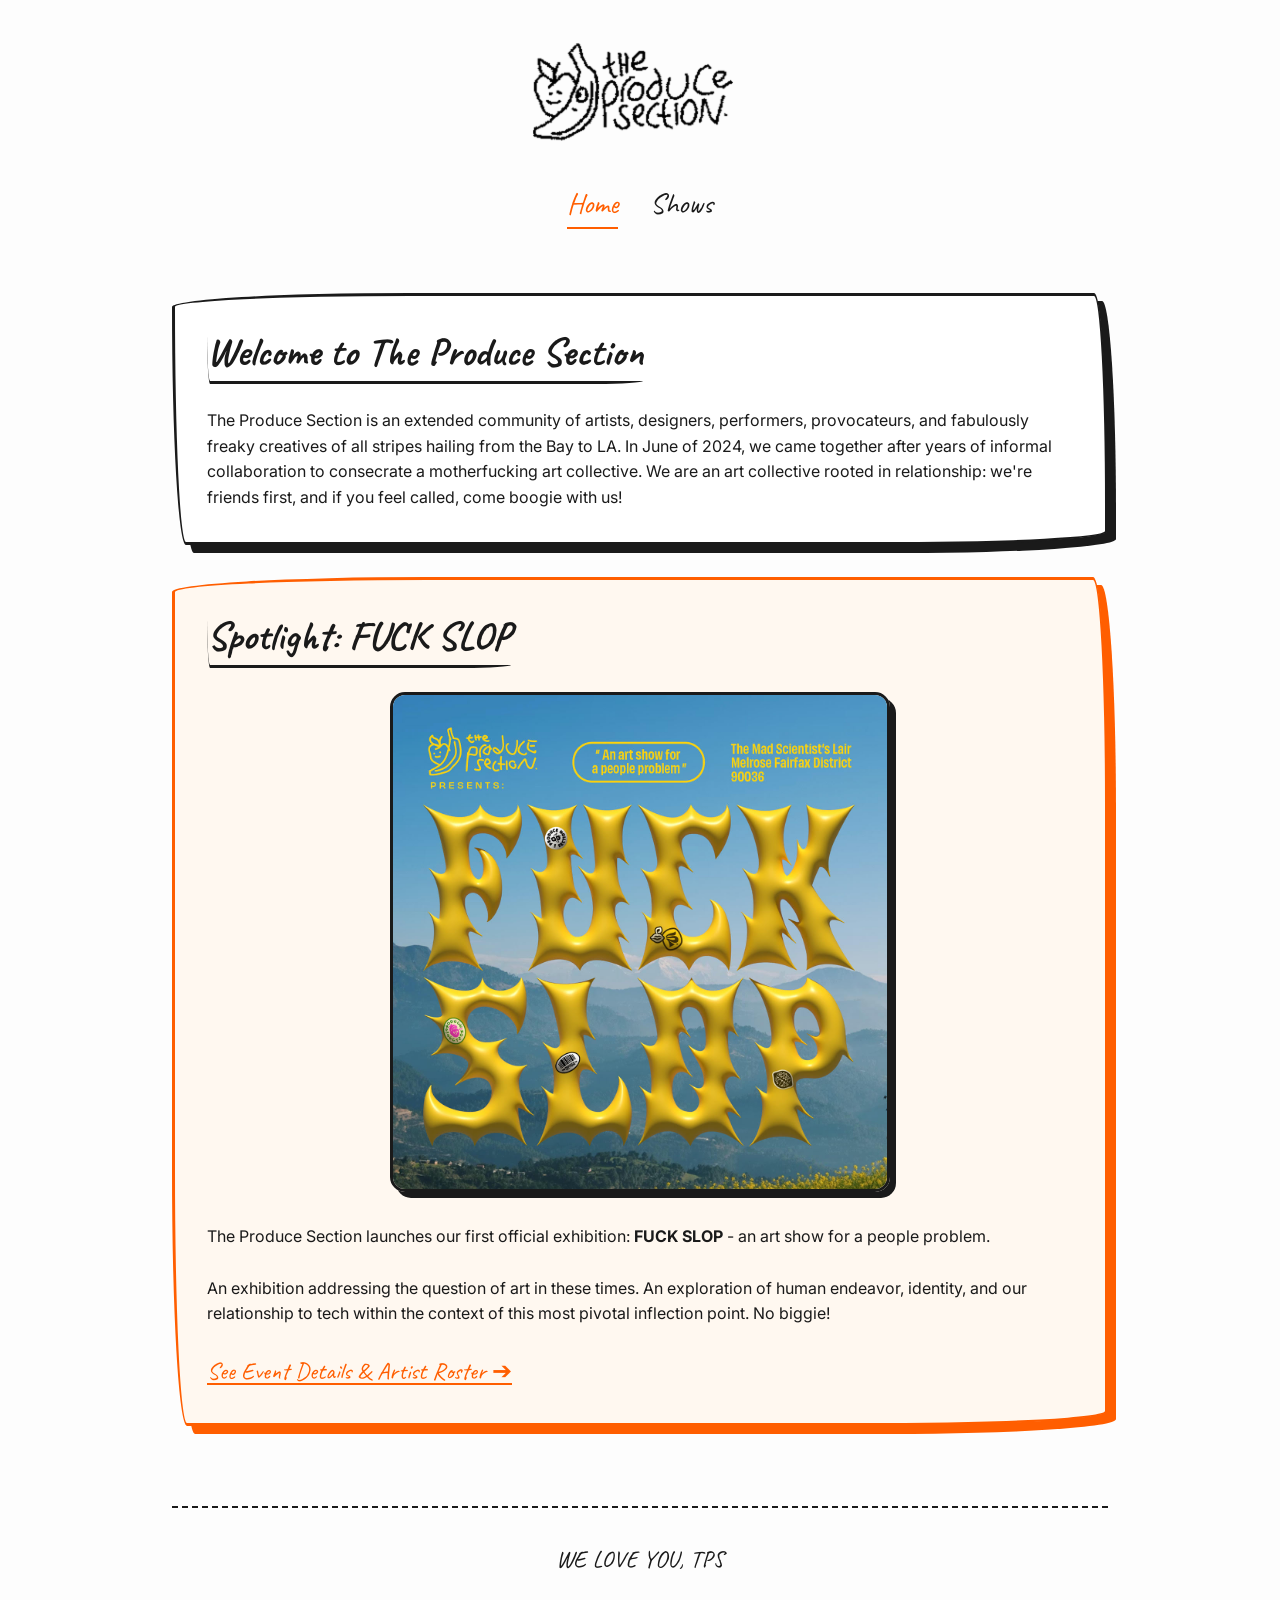
<file: index.html>
<!DOCTYPE html>
<html lang="en">
<head>
  <meta charset="UTF-8">
  <meta name="viewport" content="width=device-width, initial-scale=1.0">
  <title>The Produce Section</title>
  <meta name="description" content="The Produce Section: a motherfucking art collective.">
  <link rel="preconnect" href="https://fonts.googleapis.com">
  <link rel="preconnect" href="https://fonts.gstatic.com" crossorigin>
  <link href="https://fonts.googleapis.com/css2?family=Caveat:wght@400..700&family=Inter:ital,opsz,wght@0,14..32,100..900;1,14..32,100..900&display=swap" rel="stylesheet">
  <link rel="stylesheet" href="styles.css">
</head>
<body>
  <header>
    <img src="logo.gif" alt="The Produce Section Logo" class="logo">
    <nav>
      <a href="index.html" style="color: var(--accent-color); border-bottom: 2px solid var(--accent-color);">Home</a>
      <a href="shows.html">Shows</a>
    </nav>
  </header>

  <main class="content-wrapper">
    <section class="hand-drawn-box">
      <h2>Welcome to The Produce Section</h2>
      <p>The Produce Section is an extended community of artists, designers, performers, provocateurs, and fabulously freaky creatives of all stripes hailing from the Bay to LA. In June of 2024, we came together after years of informal collaboration to consecrate a motherfucking art collective. We are an art collective rooted in relationship: we're friends first, and if you feel called, come boogie with us!</p>
    </section>

    <section class="hand-drawn-box spotlight">
      <h2>Spotlight: FUCK SLOP</h2>
      <img src="flyer-v2.jpg" alt="FUCK SLOP Flyer" class="flyer">
      <p>The Produce Section launches our first official exhibition: <strong>FUCK SLOP</strong> - an art show for a people problem.</p>
      <br>
      <p>An exhibition addressing the question of art in these times. An exploration of human endeavor, identity, and our relationship to tech within the context of this most pivotal inflection point. No biggie!</p>
      <br>
      <a href="fuck-slop.html" style="font-family: var(--font-heading); font-size: 1.5rem;">See Event Details & Artist Roster ➔</a>
    </section>
  </main>

  <footer>
    <p>WE LOVE YOU, TPS</p>
  </footer>
</body>
</html>
</file>
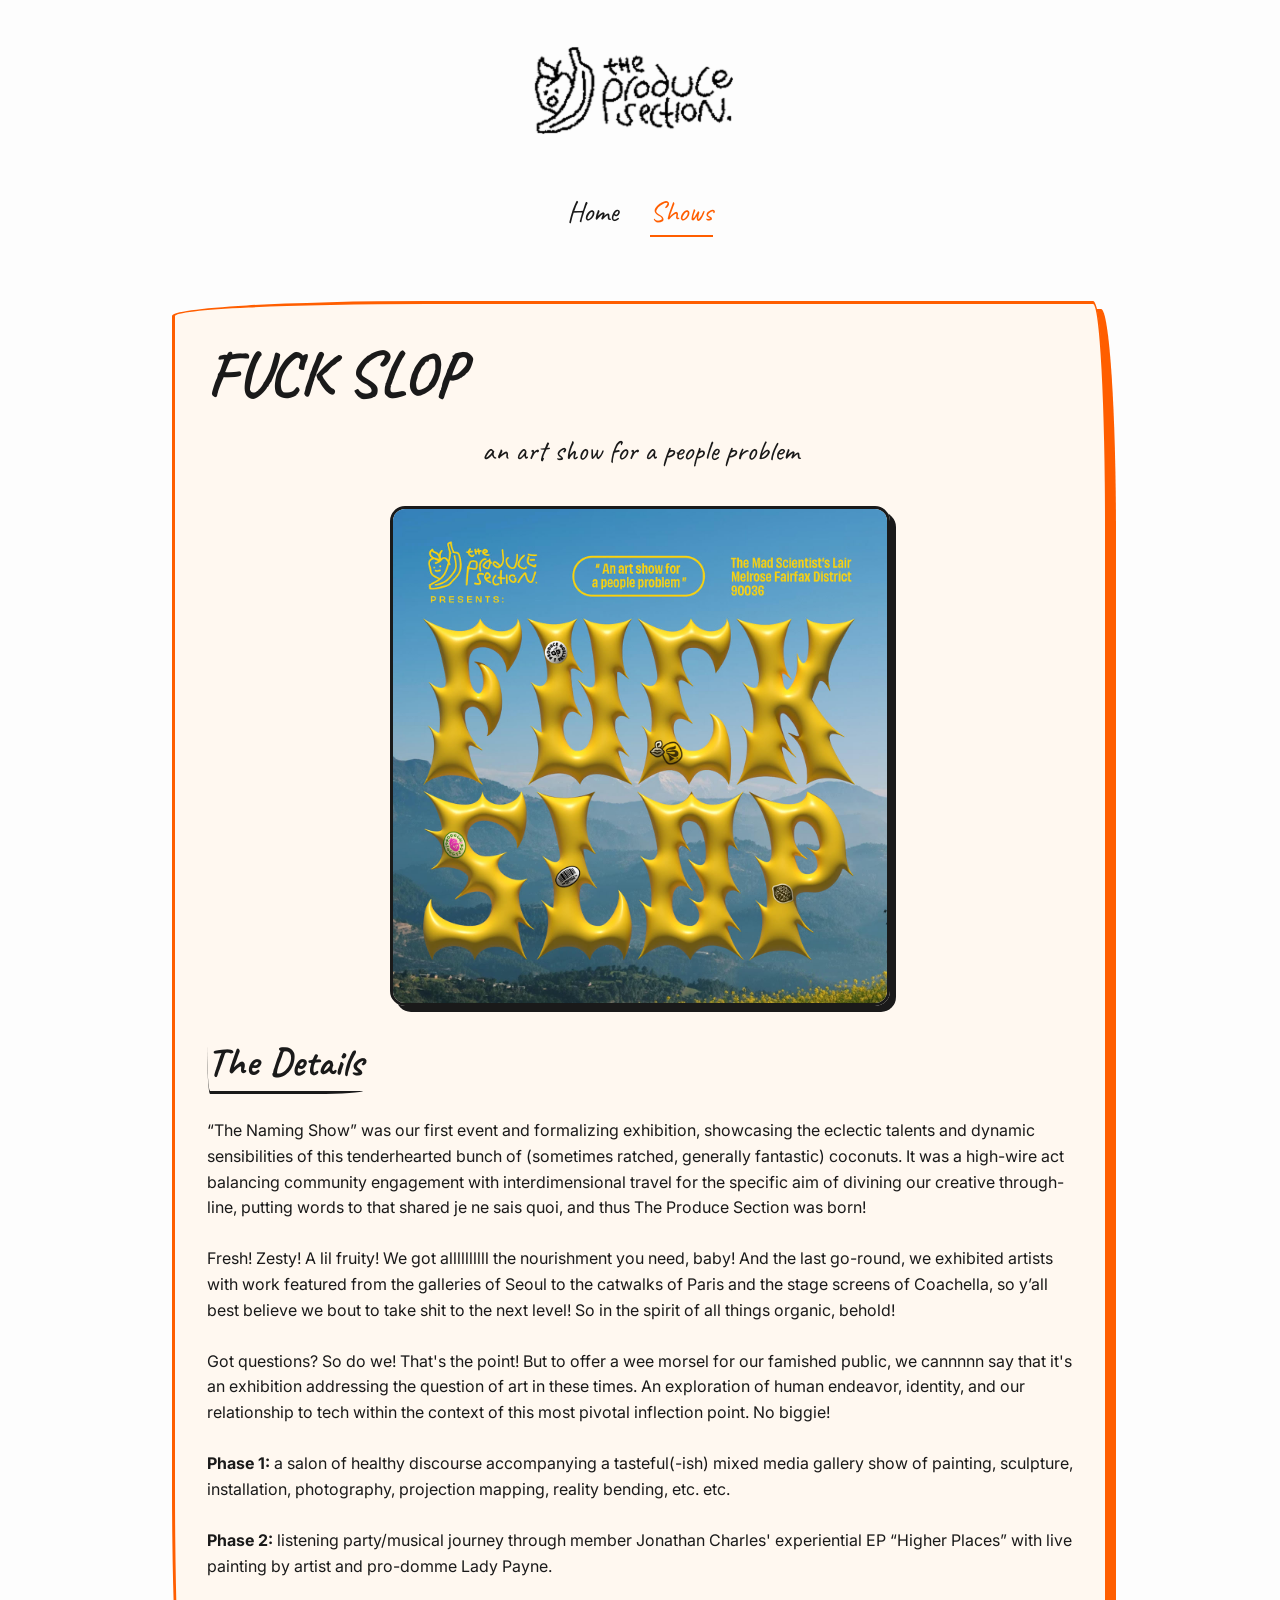
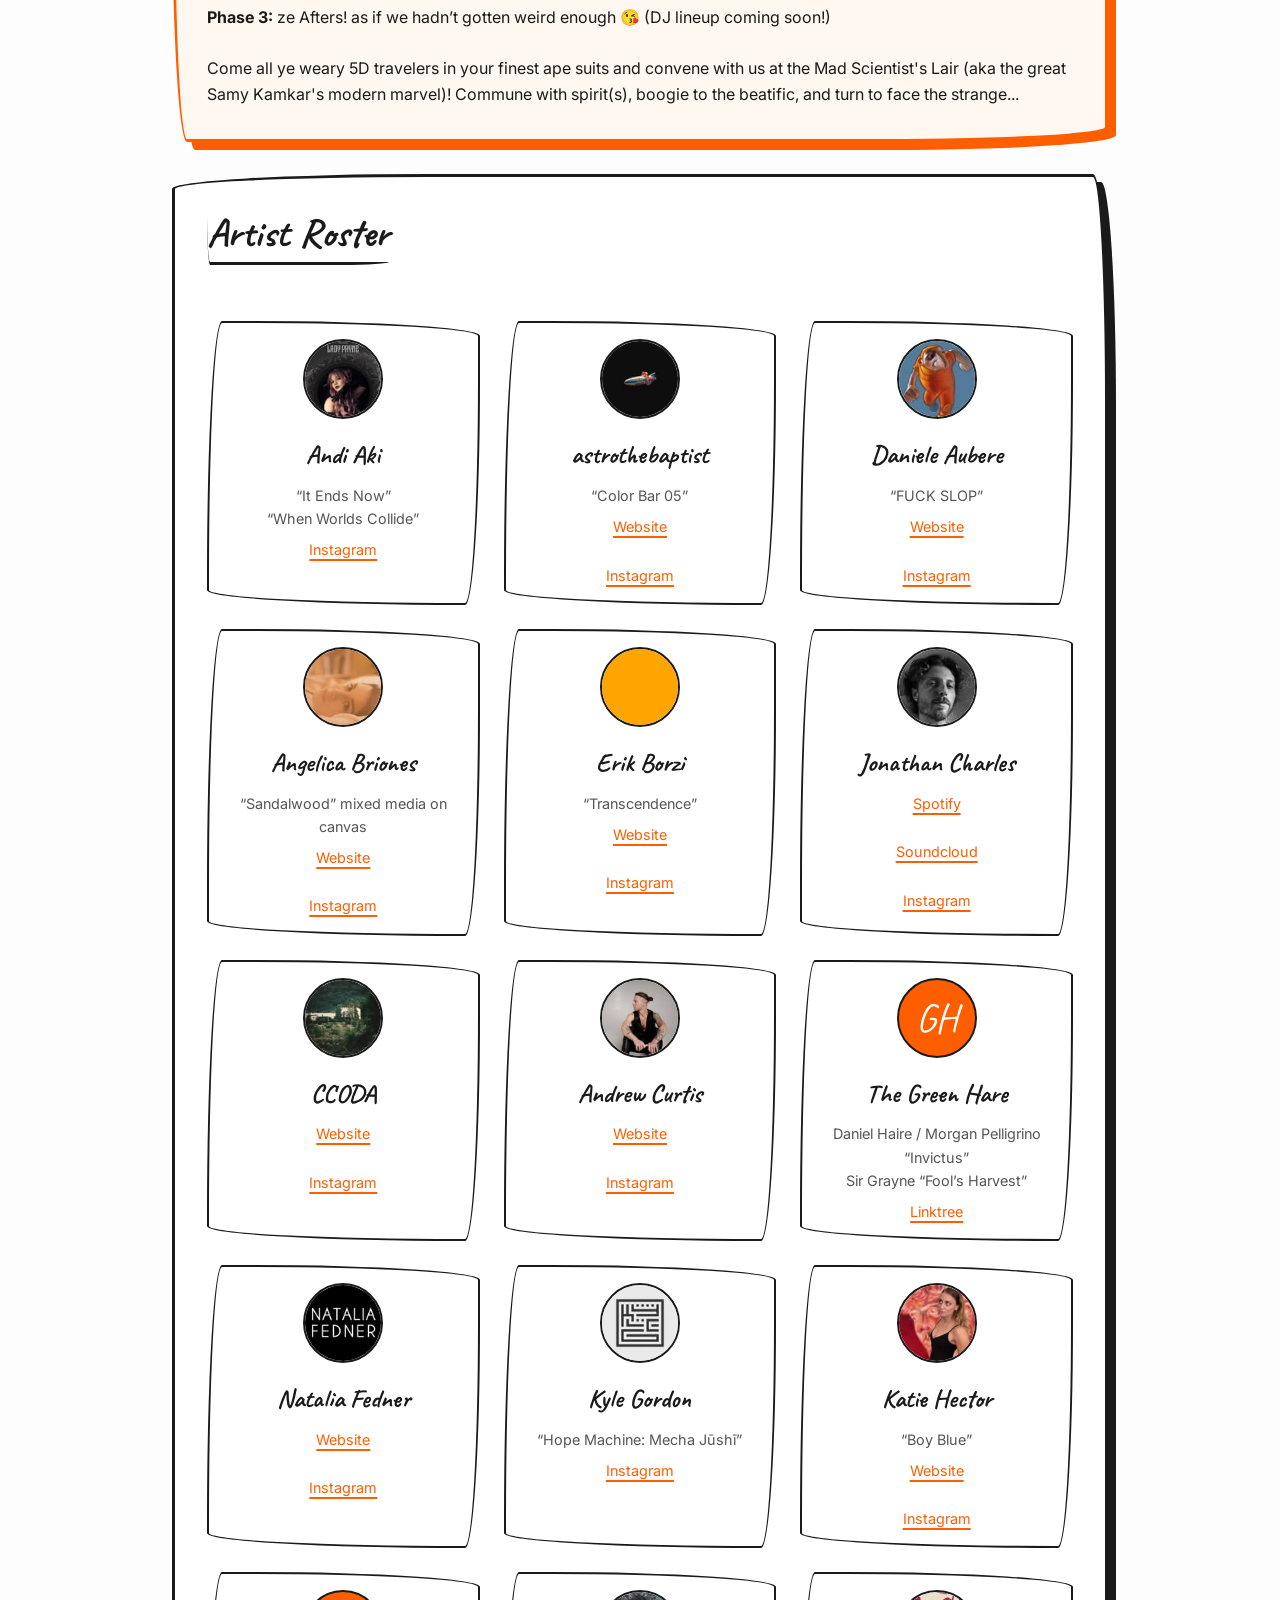
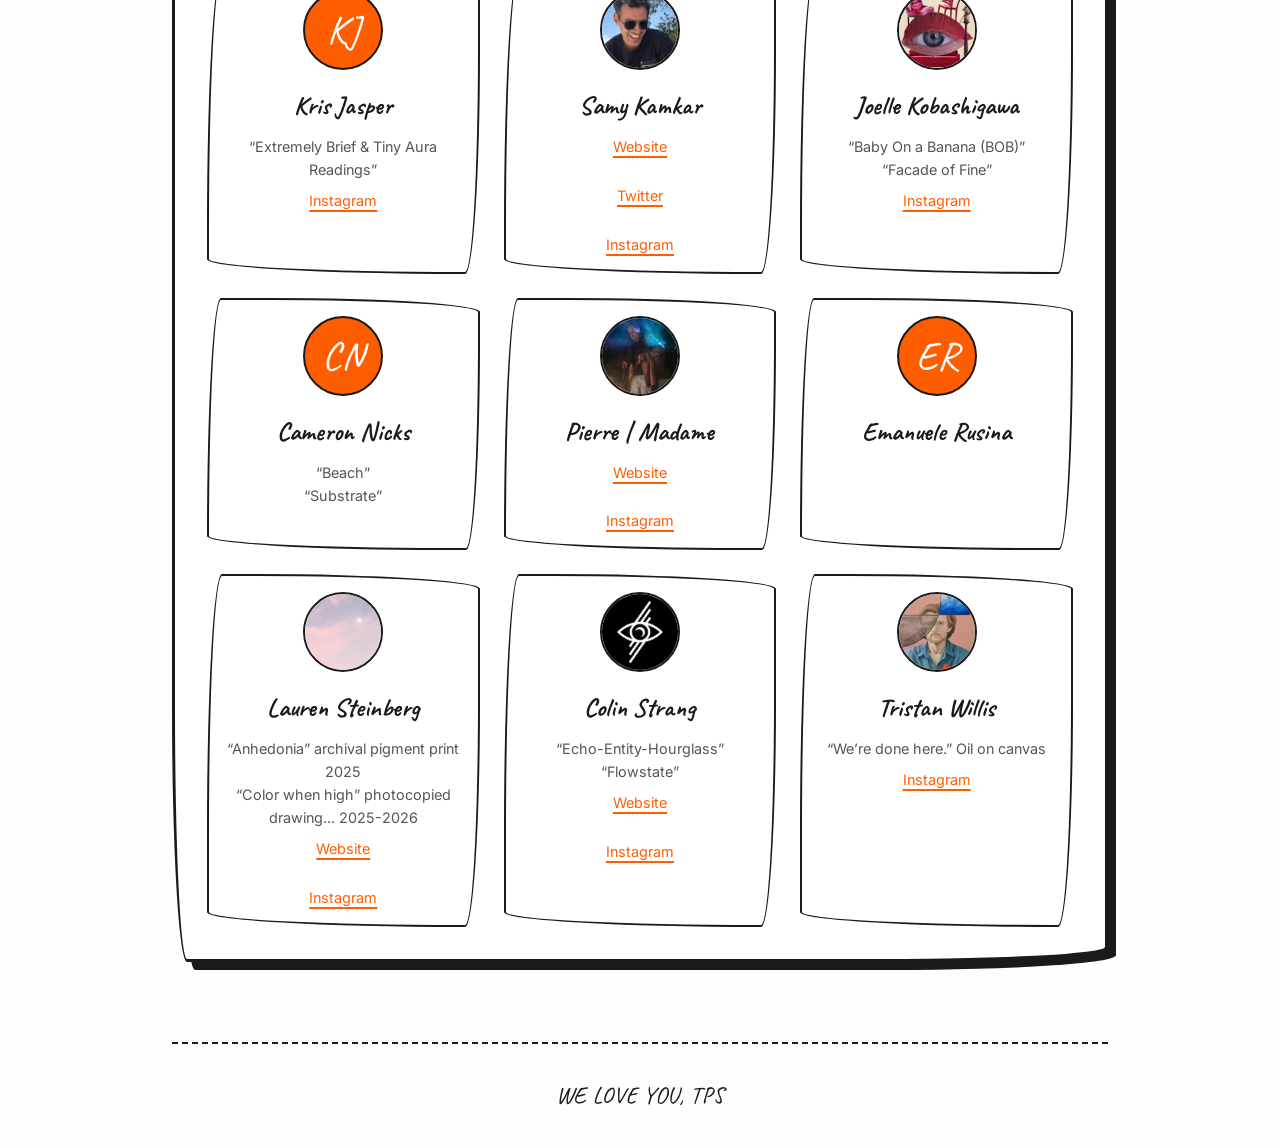
<file: fuck-slop.html>
<!DOCTYPE html>
<html lang="en">
<head>
  <meta charset="UTF-8">
  <meta name="viewport" content="width=device-width, initial-scale=1.0">
  <title>FUCK SLOP - The Produce Section</title>
  <link rel="preconnect" href="https://fonts.googleapis.com">
  <link rel="preconnect" href="https://fonts.gstatic.com" crossorigin>
  <link href="https://fonts.googleapis.com/css2?family=Caveat:wght@400..700&family=Inter:ital,opsz,wght@0,14..32,100..900;1,14..32,100..900&display=swap" rel="stylesheet">
  <link rel="stylesheet" href="styles.css">
</head>
<body>
  <header>
    <a href="index.html">
      <img src="logo.gif" alt="The Produce Section Logo" class="logo">
    </a>
    <nav>
      <a href="index.html">Home</a>
      <a href="shows.html" style="color: var(--accent-color); border-bottom: 2px solid var(--accent-color);">Shows</a>
    </nav>
  </header>

  <main class="content-wrapper">
    <section class="hand-drawn-box spotlight">
      <h1>FUCK SLOP</h1>
      <p style="font-family: var(--font-heading); font-size: 1.8rem; text-align: center; margin-bottom: 2rem;">an art show for a people problem</p>
      
      <img src="flyer-v2.jpg" alt="FUCK SLOP Flyer" class="flyer">
      
      <h2>The Details</h2>
      <p>“The Naming Show” was our first event and formalizing exhibition, showcasing the eclectic talents and dynamic sensibilities of this tenderhearted bunch of (sometimes ratched, generally fantastic) coconuts. It was a high-wire act balancing community engagement with interdimensional travel for the specific aim of divining our creative through-line, putting words to that shared je ne sais quoi, and thus The Produce Section was born!</p>
      <br>
      <p>Fresh! Zesty! A lil fruity! We got allllllllll the nourishment you need, baby! And the last go-round, we exhibited artists with work featured from the galleries of Seoul to the catwalks of Paris and the stage screens of Coachella, so y’all best believe we bout to take shit to the next level! So in the spirit of all things organic, behold!</p>
      <br>
      <p>Got questions? So do we! That's the point! But to offer a wee morsel for our famished public, we cannnnn say that it's an exhibition addressing the question of art in these times. An exploration of human endeavor, identity, and our relationship to tech within the context of this most pivotal inflection point. No biggie!</p>
      <br>
      <p><strong>Phase 1:</strong> a salon of healthy discourse accompanying a tasteful(-ish) mixed media gallery show of painting, sculpture, installation, photography, projection mapping, reality bending, etc. etc.</p>
      <br>
      <p><strong>Phase 2:</strong> listening party/musical journey through member Jonathan Charles' experiential EP “Higher Places” with live painting by artist and pro-domme Lady Payne.</p>
      <br>
      <p><strong>Phase 3:</strong> ze Afters! as if we hadn’t gotten weird enough 😘 (DJ lineup coming soon!)</p>
      <br>
      <p>Come all ye weary 5D travelers in your finest ape suits and convene with us at the Mad Scientist's Lair (aka the great Samy Kamkar's modern marvel)! Commune with spirit(s), boogie to the beatific, and turn to face the strange...</p>
    </section>

    <section class="hand-drawn-box">
      <h2>Artist Roster</h2>
      <div class="artist-list">
        
        <div class="artist-card">
              <img src="thumbnails/andi_n_narnia.jpg" alt="Andi Aki" class="artist-thumbnail">
          <h4>Andi Aki</h4>
          <p>“It Ends Now”<br>“When Worlds Collide”</p>
          <a href="https://www.instagram.com/andi_n_narnia/" target="_blank">Instagram</a>
        </div>
        
        <div class="artist-card">
              <img src="thumbnails/astrothebaptist.jpg" alt="astrothebaptist" class="artist-thumbnail">
          <h4>astrothebaptist</h4>
          <p>“Color Bar 05”</p>
          <a href="https://www.astrothebaptist.space" target="_blank">Website</a><br>
          <a href="https://www.instagram.com/astrothebaptist/" target="_blank">Instagram</a>
        </div>
        
        <div class="artist-card">
              <img src="thumbnails/auberd.jpg" alt="Daniele Aubere" class="artist-thumbnail">
          <h4>Daniele Aubere</h4>
          <p>“FUCK SLOP”</p>
          <a href="http://www.auber.co" target="_blank">Website</a><br>
          <a href="https://www.instagram.com/auberd?utm_source=qr" target="_blank">Instagram</a>
        </div>
        
        <div class="artist-card">
              <img src="thumbnails/angelicabriones.jpg" alt="Angelica Briones" class="artist-thumbnail">
          <h4>Angelica Briones</h4>
          <p>“Sandalwood” mixed media on canvas</p>
          <a href="http://angelicabriones.com" target="_blank">Website</a><br>
          <a href="https://www.instagram.com/angelicabriones/?hl=en" target="_blank">Instagram</a>
        </div>
        
        <div class="artist-card">
              <img src="thumbnails/erikborzi.jpg" alt="Erik Borzi" class="artist-thumbnail">
          <h4>Erik Borzi</h4>
          <p>“Transcendence”</p>
          <a href="https://www.erikborzi.com" target="_blank">Website</a><br>
          <a href="https://www.instagram.com/erikborzi/" target="_blank">Instagram</a>
        </div>
        
        <div class="artist-card">
              <img src="thumbnails/thisisjonathancharles.jpg" alt="Jonathan Charles" class="artist-thumbnail">
          <h4>Jonathan Charles</h4>
          <a href="https://open.spotify.com/artist/5qv8pwEV6XOBybE71yPZrG" target="_blank">Spotify</a><br>
          <a href="https://on.soundcloud.com/LYOJ9VwBH5iuCGlMGs" target="_blank">Soundcloud</a><br>
          <a href="https://www.instagram.com/thisisjonathancharles/" target="_blank">Instagram</a>
        </div>
        
        <div class="artist-card">
              <img src="thumbnails/ccoda.av.jpg" alt="CCODA" class="artist-thumbnail">
          <h4>CCODA</h4>
          <a href="http://danielcontaldo.com" target="_blank">Website</a><br>
          <a href="https://www.instagram.com/ccoda.av" target="_blank">Instagram</a>
        </div>
        
        <div class="artist-card">
              <img src="thumbnails/art_by_andrewkcurtis.jpg" alt="Andrew Curtis" class="artist-thumbnail">
          <h4>Andrew Curtis</h4>
          <a href="https://artbyandrewkcurtis.com" target="_blank">Website</a><br>
          <a href="https://www.instagram.com/art_by_andrewkcurtis?utm_source=qr" target="_blank">Instagram</a>
        </div>
        
        <div class="artist-card">
              <div class="artist-thumbnail placeholder-thumbnail">GH</div>
          <h4>The Green Hare</h4>
          <p>Daniel Haire / Morgan Pelligrino “Invictus”<br>Sir Grayne “Fool’s Harvest”</p>
          <a href="https://linktr.ee/thegreenhare" target="_blank">Linktree</a>
        </div>
        
        <div class="artist-card">
              <img src="thumbnails/nataliafedner.jpg" alt="Natalia Fedner" class="artist-thumbnail">
          <h4>Natalia Fedner</h4>
          <a href="https://nataliafedner.com" target="_blank">Website</a><br>
          <a href="https://www.instagram.com/nataliafedner/" target="_blank">Instagram</a>
        </div>
        
        <div class="artist-card">
              <img src="thumbnails/kylegordonart.jpg" alt="Kyle Gordon" class="artist-thumbnail">
          <h4>Kyle Gordon</h4>
          <p>“Hope Machine: Mecha Jūshī”</p>
          <a href="https://www.instagram.com/kylegordonart/" target="_blank">Instagram</a>
        </div>
        
        <div class="artist-card">
              <img src="thumbnails/katiehector.jpg" alt="Katie Hector" class="artist-thumbnail">
          <h4>Katie Hector</h4>
          <p>“Boy Blue”</p>
          <a href="https://www.katiehector.com" target="_blank">Website</a><br>
          <a href="https://www.instagram.com/katiehector/" target="_blank">Instagram</a>
        </div>
        
        <div class="artist-card">
              <div class="artist-thumbnail placeholder-thumbnail">KJ</div>
          <h4>Kris Jasper</h4>
          <p>“Extremely Brief & Tiny Aura Readings”</p>
          <a href="https://www.instagram.com/krisjasper.photography/" target="_blank">Instagram</a>
        </div>
        
        <div class="artist-card">
              <img src="thumbnails/samyseriously.jpg" alt="Samy Kamkar" class="artist-thumbnail">
          <h4>Samy Kamkar</h4>
          <a href="https://sa.my/" target="_blank">Website</a><br>
          <a href="https://x.com/samykamkar" target="_blank">Twitter</a><br>
          <a href="https://www.instagram.com/samyseriously/" target="_blank">Instagram</a>
        </div>
        
        <div class="artist-card">
          <img src="thumbnails/jokocut.jpg" alt="Joelle Kobashigawa" class="artist-thumbnail">
          <h4>Joelle Kobashigawa</h4>
          <p>“Baby On a Banana (BOB)”<br>“Facade of Fine”</p>
          <a href="https://www.instagram.com/jokocut/" target="_blank">Instagram</a>
        </div>
        
        <div class="artist-card">
              <div class="artist-thumbnail placeholder-thumbnail">CN</div>
          <h4>Cameron Nicks</h4>
          <p>“Beach”<br>“Substrate”</p>
        </div>
        
        <div class="artist-card">
              <img src="thumbnails/yazyanbo.jpg" alt="Pierre | Madame" class="artist-thumbnail">
          <h4>Pierre | Madame</h4>
          <a href="https://www.tigerloungetextiles.com/" target="_blank">Website</a><br>
          <a href="https://www.instagram.com/yazyanbo?utm_source=qr" target="_blank">Instagram</a>
        </div>
        
        <div class="artist-card">
              <div class="artist-thumbnail placeholder-thumbnail">ER</div>
          <h4>Emanuele Rusina</h4>
        </div>
        
        <div class="artist-card">
              <img src="thumbnails/laur_steinberg.jpg" alt="Lauren Steinberg" class="artist-thumbnail">
          <h4>Lauren Steinberg</h4>
          <p>“Anhedonia” archival pigment print 2025<br>“Color when high” photocopied drawing... 2025-2026</p>
          <a href="https://www.laurensteinberg.work" target="_blank">Website</a><br>
          <a href="https://www.instagram.com/laur_steinberg/" target="_blank">Instagram</a>
        </div>
        
        <div class="artist-card">
              <img src="thumbnails/strangcg.jpg" alt="Colin Strang" class="artist-thumbnail">
          <h4>Colin Strang</h4>
          <p>“Echo-Entity-Hourglass”<br>“Flowstate”</p>
          <a href="https://www.strangcg.com" target="_blank">Website</a><br>
          <a href="https://www.instagram.com/strangcg/?hl=en" target="_blank">Instagram</a>
        </div>
        
        <div class="artist-card">
              <img src="thumbnails/tristanwillisart.jpg" alt="Tristan Willis" class="artist-thumbnail">
          <h4>Tristan Willis</h4>
          <p>“We’re done here.” Oil on canvas</p>
          <a href="https://instagram.com/tristanwillisart" target="_blank">Instagram</a>
        </div>
        
      </div>
    </section>
  </main>

  <footer>
    <p>WE LOVE YOU, TPS</p>
  </footer>
</body>
</html>
</file>
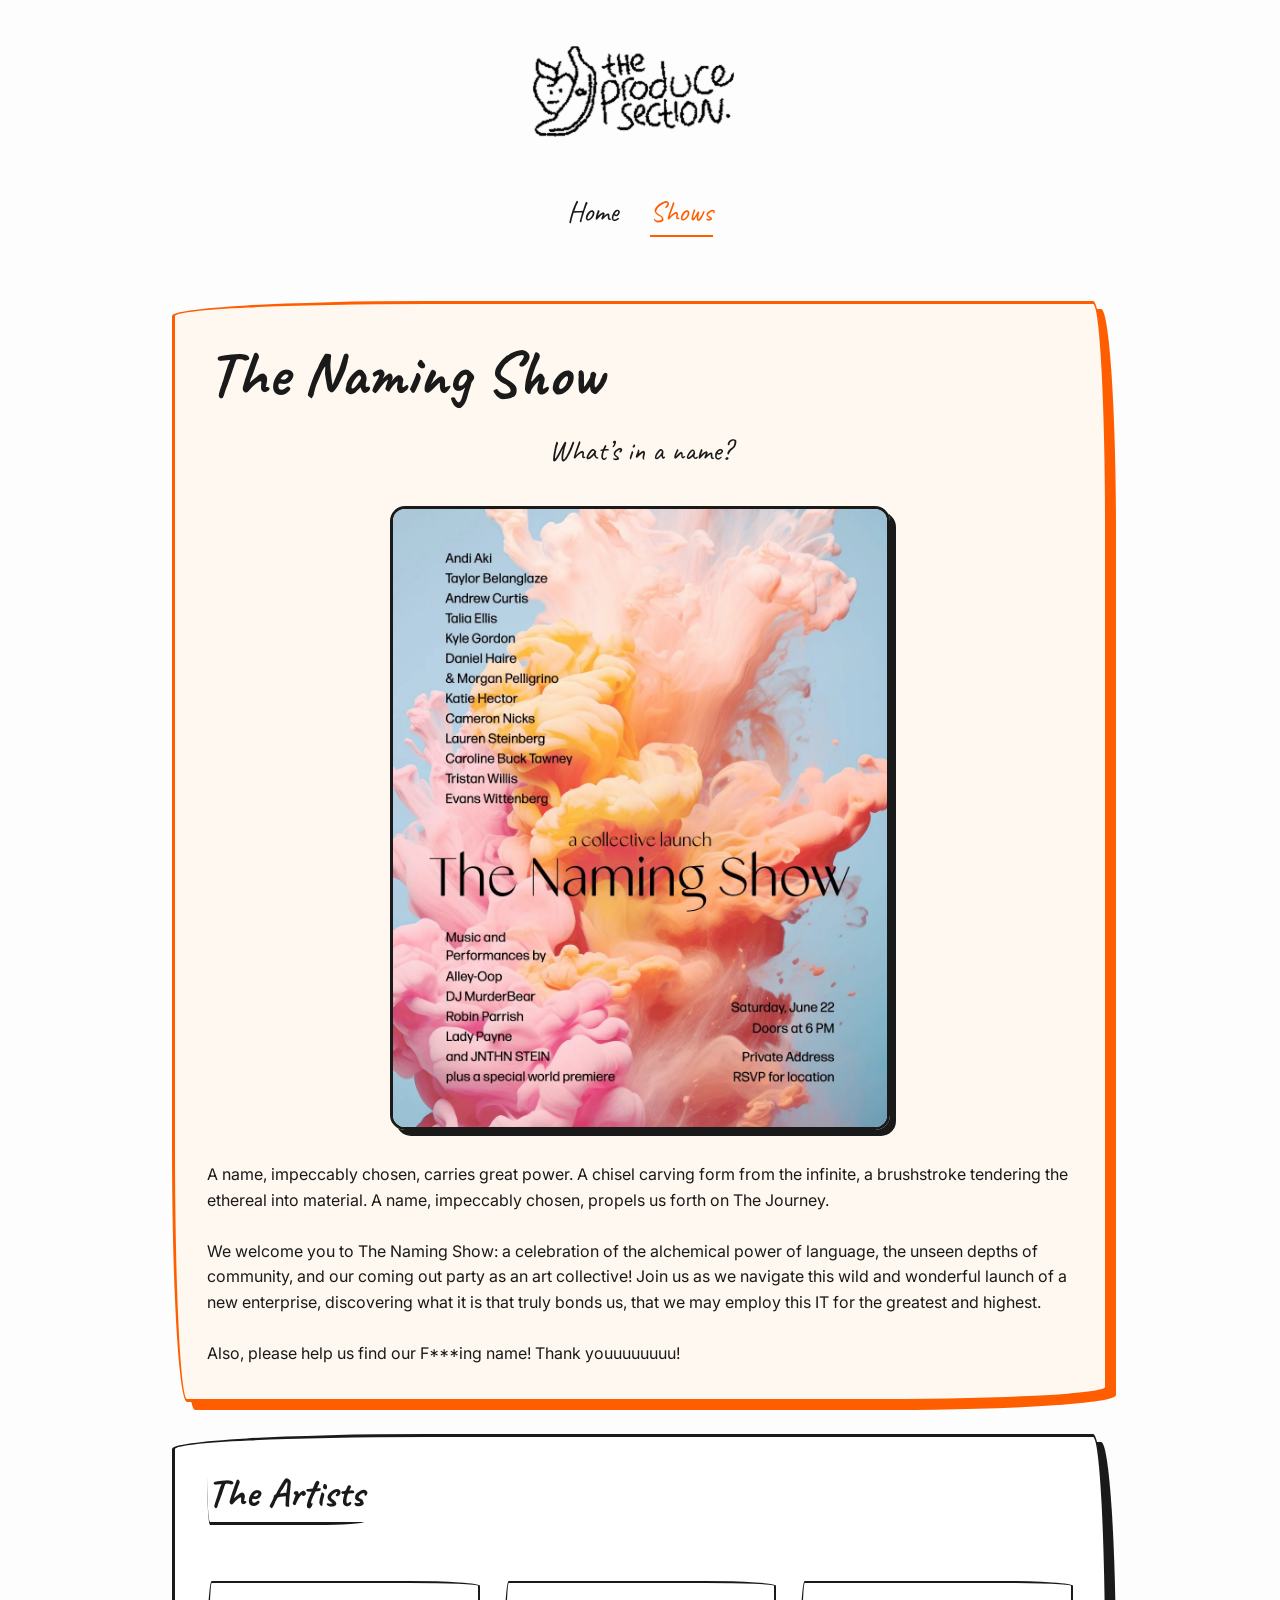
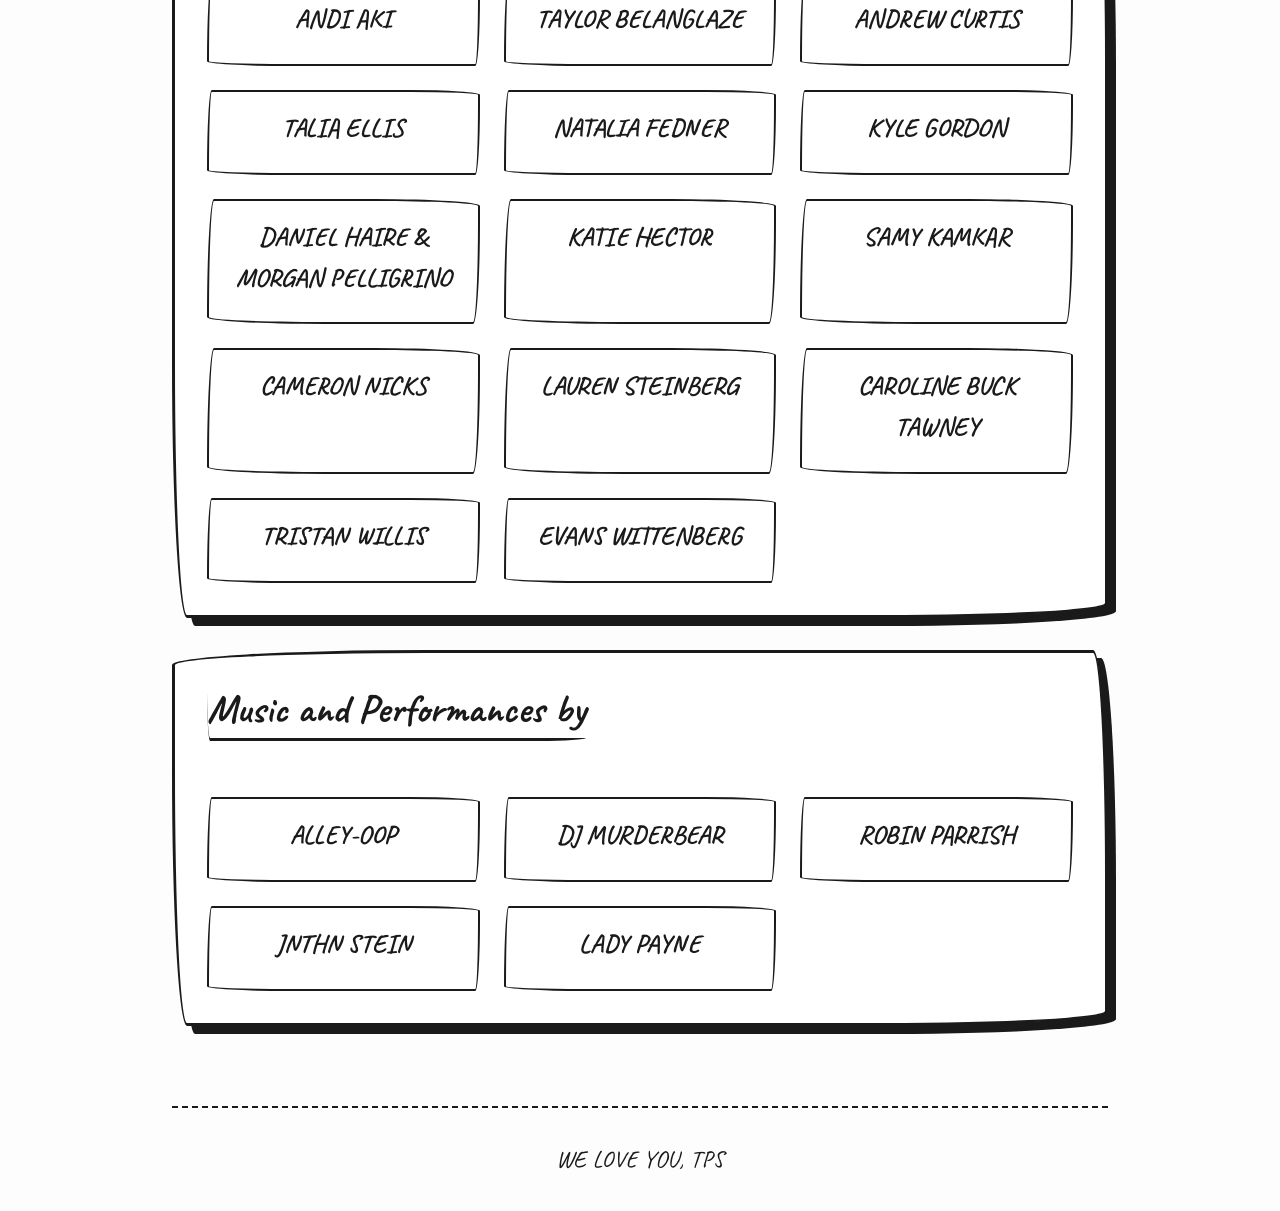
<file: naming-show.html>
<!DOCTYPE html>
<html lang="en">
<head>
  <meta charset="UTF-8">
  <meta name="viewport" content="width=device-width, initial-scale=1.0">
  <title>The Naming Show - The Produce Section</title>
  <link rel="preconnect" href="https://fonts.googleapis.com">
  <link rel="preconnect" href="https://fonts.gstatic.com" crossorigin>
  <link href="https://fonts.googleapis.com/css2?family=Caveat:wght@400..700&family=Inter:ital,opsz,wght@0,14..32,100..900;1,14..32,100..900&display=swap" rel="stylesheet">
  <link rel="stylesheet" href="styles.css">
</head>
<body>
  <header>
    <a href="index.html">
      <img src="logo.gif" alt="The Produce Section Logo" class="logo">
    </a>
    <nav>
      <a href="index.html">Home</a>
      <a href="shows.html" style="color: var(--accent-color); border-bottom: 2px solid var(--accent-color);">Shows</a>
    </nav>
  </header>

  <main class="content-wrapper">
    <section class="hand-drawn-box spotlight">
      <h1>The Naming Show</h1>
      <p style="font-family: var(--font-heading); font-size: 1.8rem; text-align: center; margin-bottom: 2rem;">What’s in a name?</p>
      
      <img src="RSVP_naming_show_v7.webp" alt="The Naming Show Flyer" class="flyer">
      
      <p>A name, impeccably chosen, carries great power. A chisel carving form from the infinite, a brushstroke tendering the ethereal into material. A name, impeccably chosen, propels us forth on The Journey.</p>
      <br>
      <p>We welcome you to The Naming Show: a celebration of the alchemical power of language, the unseen depths of community, and our coming out party as an art collective! Join us as we navigate this wild and wonderful launch of a new enterprise, discovering what it is that truly bonds us, that we may employ this IT for the greatest and highest.</p>
      <br>
      <p>Also, please help us find our F***ing name! Thank youuuuuuuu!</p>
    </section>

    <section class="hand-drawn-box">
      <h2>The Artists</h2>
      <div class="artist-list">
        <div class="artist-card"><h4>ANDI AKI</h4></div>
        <div class="artist-card"><h4>TAYLOR BELANGLAZE</h4></div>
        <div class="artist-card"><h4>ANDREW CURTIS</h4></div>
        <div class="artist-card"><h4>TALIA ELLIS</h4></div>
        <div class="artist-card"><h4>NATALIA FEDNER</h4></div>
        <div class="artist-card"><h4>KYLE GORDON</h4></div>
        <div class="artist-card"><h4>DANIEL HAIRE & MORGAN PELLIGRINO</h4></div>
        <div class="artist-card"><h4>KATIE HECTOR</h4></div>
        <div class="artist-card"><h4>SAMY KAMKAR</h4></div>
        <div class="artist-card"><h4>CAMERON NICKS</h4></div>
        <div class="artist-card"><h4>LAUREN STEINBERG</h4></div>
        <div class="artist-card"><h4>CAROLINE BUCK TAWNEY</h4></div>
        <div class="artist-card"><h4>TRISTAN WILLIS</h4></div>
        <div class="artist-card"><h4>EVANS WITTENBERG</h4></div>
      </div>
    </section>

    <section class="hand-drawn-box">
      <h2>Music and Performances by</h2>
      <div class="artist-list">
        <div class="artist-card"><h4>ALLEY-OOP</h4></div>
        <div class="artist-card"><h4>DJ MURDERBEAR</h4></div>
        <div class="artist-card"><h4>ROBIN PARRISH</h4></div>
        <div class="artist-card"><h4>JNTHN STEIN</h4></div>
        <div class="artist-card"><h4>LADY PAYNE</h4></div>
      </div>
    </section>
  </main>

  <footer>
    <p>WE LOVE YOU, TPS</p>
  </footer>
</body>
</html>
</file>
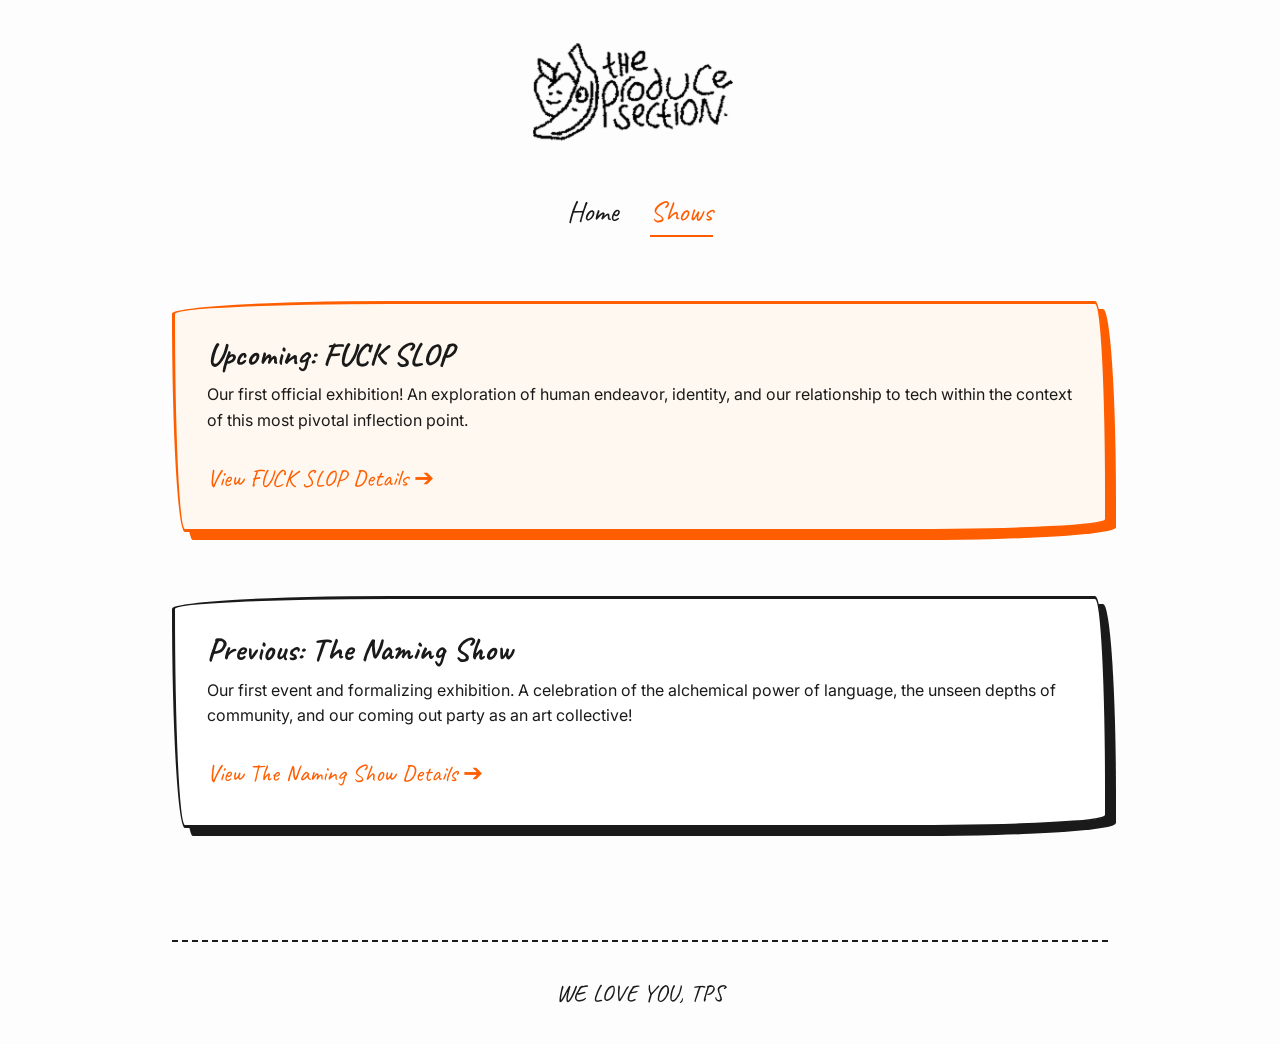
<file: shows.html>
<!DOCTYPE html>
<html lang="en">
<head>
  <meta charset="UTF-8">
  <meta name="viewport" content="width=device-width, initial-scale=1.0">
  <title>Shows - The Produce Section</title>
  <link rel="preconnect" href="https://fonts.googleapis.com">
  <link rel="preconnect" href="https://fonts.gstatic.com" crossorigin>
  <link href="https://fonts.googleapis.com/css2?family=Caveat:wght@400..700&family=Inter:ital,opsz,wght@0,14..32,100..900;1,14..32,100..900&display=swap" rel="stylesheet">
  <link rel="stylesheet" href="styles.css">
</head>
<body>
  <header>
    <a href="index.html">
      <img src="logo.gif" alt="The Produce Section Logo" class="logo">
    </a>
    <nav>
      <a href="index.html">Home</a>
      <a href="shows.html" style="color: var(--accent-color); border-bottom: 2px solid var(--accent-color);">Shows</a>
    </nav>
  </header>

  <main class="content-wrapper">
    <div class="show-list">
      <div class="hand-drawn-box spotlight show-item">
        <h3>Upcoming: FUCK SLOP</h3>
        <p>Our first official exhibition! An exploration of human endeavor, identity, and our relationship to tech within the context of this most pivotal inflection point.</p>
        <br>
        <a href="fuck-slop.html">View FUCK SLOP Details ➔</a>
      </div>

      <div class="hand-drawn-box show-item">
        <h3>Previous: The Naming Show</h3>
        <p>Our first event and formalizing exhibition. A celebration of the alchemical power of language, the unseen depths of community, and our coming out party as an art collective!</p>
        <br>
        <a href="naming-show.html">View The Naming Show Details ➔</a>
      </div>
    </div>
  </main>

  <footer>
    <p>WE LOVE YOU, TPS</p>
  </footer>
</body>
</html>
</file>
<file: styles.css>
:root {
  --bg-color: #fdfdfd;
  --text-color: #1a1a1a;
  --accent-color: #ff5e00; /* Zesty orange */
  --border-color: #1a1a1a;
  --font-heading: 'Caveat', cursive;
  --font-body: 'Inter', sans-serif;
}

* {
  box-sizing: border-box;
  margin: 0;
  padding: 0;
}

body {
  background-color: var(--bg-color);
  color: var(--text-color);
  font-family: var(--font-body);
  line-height: 1.6;
  padding: 2rem;
  max-width: 1000px;
  margin: 0 auto;
}

header {
  display: flex;
  flex-direction: column;
  align-items: center;
  margin-bottom: 4rem;
  text-align: center;
}

.logo {
  max-width: 250px;
  margin-bottom: 1rem;
}

nav {
  display: flex;
  gap: 2rem;
  margin-top: 1rem;
}

nav a {
  font-family: var(--font-heading);
  font-size: 1.8rem;
  color: var(--text-color);
  text-decoration: none;
  border-bottom: 2px solid transparent;
  transition: all 0.2s ease;
}

nav a:hover {
  color: var(--accent-color);
  border-bottom: 2px solid var(--accent-color);
  transform: translateY(-2px);
}

h1, h2, h3 {
  font-family: var(--font-heading);
  line-height: 1.2;
}

h1 {
  font-size: 4rem;
  margin-bottom: 1rem;
}

h2 {
  font-size: 2.5rem;
  margin-bottom: 1.5rem;
  border-bottom: 3px solid var(--text-color);
  display: inline-block;
  border-radius: 255px 15px 225px 15px/15px 225px 15px 255px; /* Hand-drawn border effect */
  padding-bottom: 5px;
}

a {
  color: var(--accent-color);
  text-decoration: underline;
  text-decoration-thickness: 2px;
  text-underline-offset: 4px;
}

a:hover {
  text-decoration-style: wavy;
}

/* Container for standard pages */
.content-wrapper {
  margin-top: 2rem;
}

/* Hand-drawn box effect */
.hand-drawn-box {
  border: 3px solid var(--border-color);
  border-radius: 255px 15px 225px 15px/15px 225px 15px 255px;
  padding: 2rem;
  background-color: #fff;
  box-shadow: 8px 8px 0px var(--border-color);
  margin-bottom: 2rem;
  transition: transform 0.2s;
}

.hand-drawn-box:hover {
  transform: translate(-4px, -4px);
  box-shadow: 12px 12px 0px var(--border-color);
}

.spotlight {
  background-color: #fff8f0;
  border-color: var(--accent-color);
  box-shadow: 8px 8px 0px var(--accent-color);
}

.show-list {
  display: flex;
  flex-direction: column;
  gap: 2rem;
}

.show-item h3 {
  font-size: 2rem;
  margin-bottom: 0.5rem;
}

.show-item a {
  font-family: var(--font-heading);
  font-size: 1.5rem;
  text-decoration: none;
}

/* Artist List Styles */
.artist-list {
  display: grid;
  grid-template-columns: repeat(auto-fill, minmax(250px, 1fr));
  gap: 1.5rem;
  margin-top: 2rem;
}

.artist-card {
  border: 2px solid var(--border-color);
  border-radius: 15px 225px 15px 255px/255px 15px 225px 15px;
  padding: 1rem;
  display: flex;
  flex-direction: column;
  align-items: center;
  text-align: center;
}

.flyer {
  width: 100%;
  max-width: 500px;
  border-radius: 15px;
  border: 3px solid var(--border-color);
  box-shadow: 6px 6px 0px var(--border-color);
  margin-bottom: 2rem;
  display: block;
  margin-left: auto;
  margin-right: auto;
}

.artist-thumbnail {
  width: 80px;
  height: 80px;
  border-radius: 50%;
  object-fit: cover;
  border: 2px solid var(--border-color);
  margin-bottom: 1rem;
}

.placeholder-thumbnail {
  background-color: var(--accent-color);
  display: flex;
  align-items: center;
  justify-content: center;
  font-family: var(--font-heading);
  font-size: 2.5rem;
  color: white;
}

.artist-card h4 {
  font-family: var(--font-heading);
  font-size: 1.6rem;
  margin-bottom: 0.5rem;
}

.artist-card p {
  font-size: 0.9rem;
  margin-bottom: 0.5rem;
  color: #555;
}

.artist-card a {
  font-size: 0.9rem;
  word-break: break-all;
}

/* Footer */
footer {
  margin-top: 5rem;
  text-align: center;
  font-family: var(--font-heading);
  font-size: 1.5rem;
  border-top: 2px dashed var(--border-color);
  padding-top: 2rem;
}

@media (max-width: 600px) {
  h1 { font-size: 3rem; }
  h2 { font-size: 2rem; }
  .artist-list { grid-template-columns: 1fr; }
}
</file>
